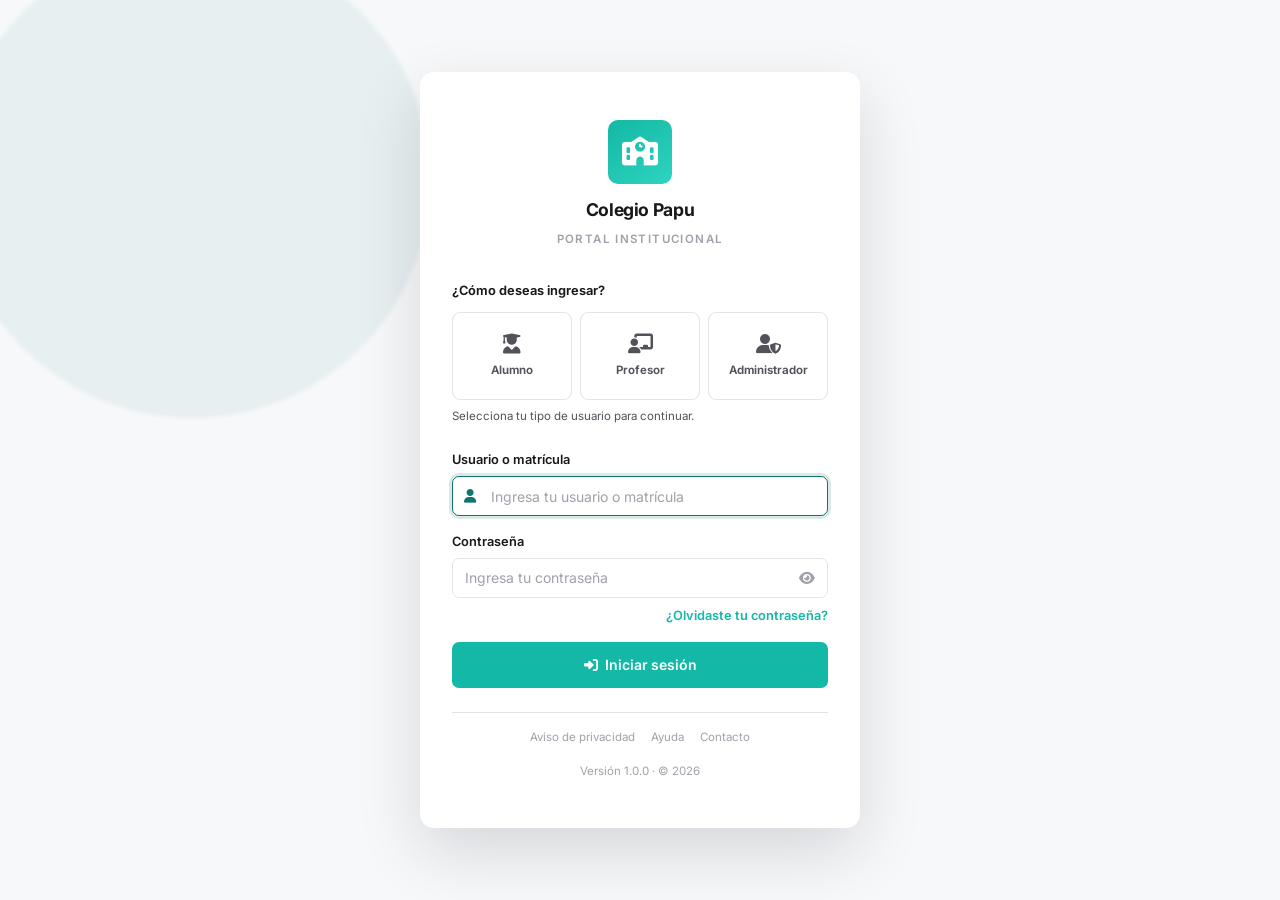
<file: index.html>
<!DOCTYPE html>
<html lang="es">
<head>
  <meta charset="UTF-8" />
  <meta name="viewport" content="width=device-width, initial-scale=1.0" />
  <title>Iniciar sesión · Sistema Escolar</title>
  <link rel="preconnect" href="https://fonts.googleapis.com">
  <link href="https://fonts.googleapis.com/css2?family=Inter:wght@300;400;500;600;700;800&display=swap" rel="stylesheet">
  <link rel="stylesheet" href="https://cdnjs.cloudflare.com/ajax/libs/font-awesome/6.5.0/css/all.min.css">
  <link rel="stylesheet" href="css/tokens.css">
  <link rel="stylesheet" href="css/base.css">
  <link rel="stylesheet" href="css/components.css">
  <link rel="stylesheet" href="css/system-redesign.css">
  <link rel="stylesheet" href="css/print.css" media="print">
  <style>
    body {
      display: grid;
      place-items: center;
      background: var(--bg-app);
      padding: var(--sp-4);
      min-height: 100vh;
      position: relative;
      overflow-x: hidden;
      overflow-y: auto;
    }
    body::before {
      content: '';
      position: absolute;
      inset: 0;
      background-image: radial-gradient(circle at 15% 20%, color-mix(in srgb, var(--c-brand-500) 7%, transparent) 0 18%, transparent 18.5%);
      pointer-events: none;
    }
    .login-shell {
      width: min(440px, 100%);
      background: var(--bg-surface);
      border-radius: var(--r-xl);
      box-shadow: var(--sh-xl);
      padding: var(--sp-8) var(--sp-6);
      position: relative;
      z-index: 1;
      animation: enter .5s var(--t-base);
    }
    @keyframes enter {
      from { opacity: 0; transform: translateY(20px); }
      to   { opacity: 1; transform: none; }
    }
    .login-logo {
      display: flex; flex-direction: column; align-items: center;
      gap: var(--sp-3);
      margin-bottom: var(--sp-6);
    }
    .login-logo .logo-circle {
      width: 64px; height: 64px;
      border-radius: var(--r-lg);
      background: var(--c-brand-500);
      display: grid; place-items: center;
      color: #fff; font-size: 1.8rem;
      box-shadow: none;
    }
    .login-logo h1 {
      font-size: var(--fs-lg);
      color: var(--text-primary);
      font-weight: 700;
      letter-spacing: -.02em;
      text-align: center;
    }
    .login-logo p {
      font-size: var(--fs-xs);
      color: var(--text-muted);
      text-transform: uppercase;
      letter-spacing: .12em;
      font-weight: 600;
      margin-top: -4px;
    }

    .login-msg {
      padding: 10px var(--sp-3);
      border-radius: var(--r-md);
      background: var(--c-danger-bg);
      color: var(--c-danger-fg);
      font-size: var(--fs-sm); font-weight: 500;
      display: none; align-items: center; gap: var(--sp-2);
      margin-bottom: var(--sp-4);
      border-left: 3px solid var(--c-danger);
    }
    .login-msg.show { display: flex; animation: shake .4s; }
    @keyframes shake {
      0%,100% { transform: translateX(0); }
      25% { transform: translateX(-5px); }
      75% { transform: translateX(5px); }
    }

    .pwd-toggle {
      position: absolute; right: 4px; top: 50%;
      transform: translateY(-50%);
      width: 34px; height: 34px; border-radius: var(--r-md);
      display: grid; place-items: center;
      color: var(--text-muted);
      transition: all var(--t-fast);
      cursor: pointer;
    }
    .pwd-toggle:hover { background: var(--bg-hover); color: var(--c-brand-500); }
    .pwd-wrap { position: relative; }
    .pwd-wrap .input { padding-right: 44px; }

    .login-extra {
      display: flex; justify-content: flex-end;
      margin-top: -8px;
      margin-bottom: var(--sp-4);
    }
    .forgot {
      color: var(--c-brand-500);
      font-weight: 600;
      font-size: var(--fs-sm);
      background: none; border: none; cursor: pointer;
      transition: color var(--t-fast);
    }
    .forgot:hover { color: var(--c-brand-600); text-decoration: underline; }

    .login-footer-links {
      margin-top: var(--sp-5);
      padding-top: var(--sp-4);
      border-top: 1px solid var(--border);
      display: flex; justify-content: center; gap: var(--sp-4);
      font-size: var(--fs-xs);
    }
    .login-footer-links a {
      color: var(--text-muted);
      cursor: pointer;
      transition: color var(--t-fast);
    }
    .login-footer-links a:hover { color: var(--c-brand-500); }

    .login-version {
      text-align: center;
      margin-top: var(--sp-4);
      color: var(--text-muted);
      font-size: var(--fs-xs);
    }

    body[data-login-theme="verde-claro"] { --login-accent:#14b8a6; --login-accent-2:#2dd4bf; }
    body[data-login-theme="azul-oscuro"] { --login-accent:#1d4ed8; --login-accent-2:#0f172a; background:#0b1220; }
    body[data-login-theme="azul-oscuro"]::before { background-image:radial-gradient(circle at 15% 20%,rgba(59,130,246,.16) 0 18%,transparent 18.5%); }
    body[data-login-theme="azul-oscuro"] .login-shell { border:1px solid rgba(148,163,184,.22); box-shadow:0 24px 70px rgba(0,0,0,.38); }
    body[data-login-theme] .login-logo .logo-circle { background:linear-gradient(145deg,var(--login-accent),var(--login-accent-2)); }
    body[data-login-theme] .btn-primary { background:var(--login-accent); border-color:var(--login-accent); }
    body[data-login-theme] .forgot, body[data-login-theme] .login-footer-links a:hover { color:var(--login-accent); }

    /* Selector de acceso: alumno, profesor o administrador */
    .login-role-selector { border: 0; min-width: 0; margin-bottom: var(--sp-5); }
    .login-role-selector legend {
      font-size: var(--fs-sm); font-weight: 650; color: var(--text-primary);
      margin-bottom: var(--sp-3);
    }
    .login-role-options { display: grid; grid-template-columns: repeat(3, minmax(0, 1fr)); gap: var(--sp-2); }
    .login-role-option { position: relative; display: block; min-width: 0; cursor: pointer; }
    .login-role-option input { position: absolute; width: 1px; height: 1px; opacity: 0; }
    .login-role-content {
      min-height: 88px; display: flex; flex-direction: column; align-items: center; justify-content: center;
      gap: 8px; padding: 12px 5px; border: 1.5px solid var(--border);
      border-radius: var(--r-md); background: var(--bg-surface);
      color: var(--text-secondary); text-align: center; font-size: var(--fs-xs);
      font-weight: 650; transition: background-color .2s ease, border-color .2s ease, color .2s ease;
    }
    .login-role-content i { font-size: 1.25rem; }
    .login-role-option:hover .login-role-content { border-color: var(--c-brand-500); background: var(--bg-hover); }
    .login-role-option input:checked + .login-role-content {
      border-color: var(--c-brand-500); color: var(--c-brand-700);
      background: var(--c-brand-100); box-shadow: var(--sh-focus);
    }
    .login-role-option input:focus-visible + .login-role-content {
      outline: 2px solid var(--c-brand-500); outline-offset: 3px;
    }
    .login-role-hint {
      margin-top: var(--sp-2); color: var(--text-secondary);
      font-size: var(--fs-xs); min-height: 1.4em;
    }
    @media (max-width: 380px) {
      .login-shell { padding: var(--sp-6) var(--sp-4); }
      .login-role-content { min-height: 78px; padding: 10px 2px; font-size: .68rem; }
    }
  </style>
</head>
<body>

  <div class="login-shell" role="main">
    <div class="login-logo">
      <div class="logo-circle"><i class="fas fa-school"></i></div>
      <h1 id="loginInstName">Sistema Escolar</h1>
      <p>Portal institucional</p>
    </div>

    <form id="loginForm" novalidate autocomplete="off">
      <div class="login-msg" id="loginMsg" role="alert">
        <i class="fas fa-circle-exclamation"></i>
        <span id="loginMsgText"></span>
      </div>

      <fieldset class="login-role-selector" aria-describedby="loginRoleHint">
        <legend>¿Cómo deseas ingresar?</legend>
        <div class="login-role-options">
          <label class="login-role-option">
            <input type="radio" name="rol" value="alumno" required>
            <span class="login-role-content"><i class="fas fa-user-graduate" aria-hidden="true"></i>Alumno</span>
          </label>
          <label class="login-role-option">
            <input type="radio" name="rol" value="profesor">
            <span class="login-role-content"><i class="fas fa-chalkboard-user" aria-hidden="true"></i>Profesor</span>
          </label>
          <label class="login-role-option">
            <input type="radio" name="rol" value="admin">
            <span class="login-role-content"><i class="fas fa-user-shield" aria-hidden="true"></i>Administrador</span>
          </label>
        </div>
        <p class="login-role-hint" id="loginRoleHint" aria-live="polite">Selecciona tu tipo de usuario para continuar.</p>
      </fieldset>

      <div class="field">
        <label for="usuario">Usuario o matrícula</label>
        <div class="input-icon">
          <i class="fas fa-user"></i>
          <input type="text" class="input" id="usuario" name="usuario"
                 placeholder="Ingresa tu usuario o matrícula"
                 autocomplete="off" spellcheck="false" required autofocus>
        </div>
      </div>

      <div class="field">
        <label for="password">Contraseña</label>
        <div class="pwd-wrap">
          <input type="password" class="input" id="password" name="password"
                 placeholder="Ingresa tu contraseña"
                 autocomplete="new-password" required>
          <button type="button" class="pwd-toggle" id="pwdToggle"
                  aria-label="Mostrar contraseña" title="Mostrar contraseña">
            <i class="fas fa-eye"></i>
          </button>
        </div>
      </div>

      <div class="login-extra">
        <button type="button" class="forgot" id="forgotBtn">¿Olvidaste tu contraseña?</button>
      </div>

      <button type="submit" class="btn btn-primary btn-lg" id="submitBtn" style="width:100%">
        <i class="fas fa-right-to-bracket"></i>
        <span>Iniciar sesión</span>
      </button>
    </form>

    <div class="login-footer-links">
      <a id="privacyLink">Aviso de privacidad</a>
      <a id="helpLink">Ayuda</a>
      <a id="contactLink">Contacto</a>
    </div>

    <div class="login-version">Versión 1.0.0 · © 2026</div>
  </div>

  <script type="module" src="js/pages/login.js"></script>
</body>
</html>
</file>
<file: css/tokens.css>
:root {
  /* Sistema visual: neutral + teal institucional */
  --c-brand-900:#18181b; --c-brand-800:#27272a; --c-brand-700:#115e59;
  --c-brand-600:#0f766e; --c-brand-500:#0f766e; --c-brand-400:#14b8a6;
  --c-brand-300:#5eead4; --c-brand-200:#99f6e4; --c-brand-100:#ccfbf1;
  --c-accent-700:#115e59; --c-accent-600:#0f766e; --c-accent-500:#14b8a6;
  --c-accent-400:#2dd4bf; --c-accent-300:#5eead4; --c-accent-200:#99f6e4; --c-accent-100:#ccfbf1;

  --c-success:#15803d; --c-success-hover:#166534; --c-success-bg:#dcfce7; --c-success-fg:#166534;
  --c-danger:#dc2626; --c-danger-hover:#b91c1c; --c-danger-bg:#fee2e2; --c-danger-fg:#991b1b;
  --c-warning:#d97706; --c-warning-hover:#b45309; --c-warning-bg:#fef3c7; --c-warning-fg:#92400e;
  --c-info:#0369a1; --c-info-bg:#e0f2fe; --c-info-fg:#075985;

  --bg-app:#f7f8fa; --bg-surface:#ffffff; --bg-muted:#f4f4f5; --bg-hover:#f0f1f2; --bg-elevated:#ffffff;
  --bg-sidebar:#ffffff; --bg-sidebar-hover:#f4f4f5; --bg-sidebar-active:#f0fdfa;
  --border:#e4e4e7; --border-strong:#d4d4d8;
  --text-primary:#18181b; --text-secondary:#52525b; --text-muted:#a1a1aa; --text-inverse:#ffffff;
  --text-sidebar:#52525b; --text-sidebar-active:#0f766e;

  --r-xs:4px; --r-sm:6px; --r-md:8px; --r-lg:10px; --r-xl:14px; --r-full:9999px;
  --sh-xs:0 1px 2px rgba(24,24,27,.04); --sh-sm:0 2px 8px rgba(24,24,27,.05);
  --sh-md:0 8px 24px rgba(24,24,27,.07); --sh-lg:0 16px 40px rgba(24,24,27,.10); --sh-xl:0 24px 64px rgba(24,24,27,.14);
  --sh-focus:0 0 0 3px rgba(15,118,110,.16);

  --sp-1:4px; --sp-2:8px; --sp-3:12px; --sp-4:16px; --sp-5:24px; --sp-6:32px; --sp-8:48px;
  --ff:'Inter',system-ui,-apple-system,sans-serif;
  --fs-xs:.72rem; --fs-sm:.8rem; --fs-base:.875rem; --fs-md:.95rem; --fs-lg:1.1rem; --fs-xl:1.35rem; --fs-2xl:1.7rem; --fs-3xl:2.2rem;
  --t-fast:.15s ease; --t-base:.22s ease;
  --header-h:64px; --breadcrumb-h:40px; --sidebar-w:255px;

  /* aliases usados por system-redesign y páginas existentes */
  --primary:var(--c-brand-500); --primary-hover:var(--c-brand-600); --primary-soft:#f0fdfa; --primary-light:#ccfbf1;
  --blue:var(--c-brand-500); --blue-hover:var(--c-brand-600);
  --bg:var(--bg-app); --surface:var(--bg-surface); --surface-soft:var(--bg-muted);
  --text:var(--text-primary); --text-soft:var(--text-secondary);
  --success:var(--c-success); --warning:var(--c-warning); --danger:var(--c-danger);
  --sidebar-width:var(--sidebar-w); --sidebar-collapsed:76px; --header-height:var(--header-h); --shadow:var(--sh-sm);
}

[data-theme="dark"] {
  --bg-app:#111315; --bg-surface:#181a1d; --bg-muted:#202327; --bg-hover:#262a2e; --bg-elevated:#202327;
  --bg-sidebar:#151719; --bg-sidebar-hover:#202427; --bg-sidebar-active:#15312e;
  --border:#2b2f33; --border-strong:#3a3f44;
  --text-primary:#f4f4f5; --text-secondary:#a1a1aa; --text-muted:#71717a; --text-inverse:#ffffff;
  --text-sidebar:#a1a1aa; --text-sidebar-active:#5eead4;
  --c-brand-900:#f4f4f5; --c-brand-800:#e4e4e7; --c-brand-700:#5eead4; --c-brand-600:#2dd4bf; --c-brand-500:#2dd4bf;
  --c-brand-100:#15312e; --c-brand-200:#1b4540;
  --c-success-bg:#15351f; --c-success-fg:#86efac; --c-danger-bg:#3f1d1d; --c-danger-fg:#fca5a5;
  --c-warning-bg:#3b2a12; --c-warning-fg:#fcd34d; --c-info-bg:#102f40; --c-info-fg:#7dd3fc;
  --primary-soft:#15312e; --primary-light:#1b4540;
  --sh-xs:0 1px 2px rgba(0,0,0,.2); --sh-sm:0 2px 10px rgba(0,0,0,.22); --sh-md:0 10px 28px rgba(0,0,0,.28);
  --sh-lg:0 18px 44px rgba(0,0,0,.34); --sh-xl:0 28px 70px rgba(0,0,0,.42);
}
[data-theme="dark"] body,[data-theme="dark"] input,[data-theme="dark"] select,[data-theme="dark"] textarea{color-scheme:dark}

/* Acento personal del usuario: verde institucional (default) o azul marino. */
[data-accent="navy"] {
  --c-brand-700:#1e3a5f; --c-brand-600:#1e4f7a; --c-brand-500:#2563a6; --c-brand-400:#3b82c4;
  --c-brand-300:#7db7df; --c-brand-200:#bfdbef; --c-brand-100:#e6f1f8;
  --c-accent-700:#1e3a5f; --c-accent-600:#1e4f7a; --c-accent-500:#2563a6; --c-accent-400:#3b82c4;
  --c-accent-300:#7db7df; --c-accent-200:#bfdbef; --c-accent-100:#e6f1f8;
  --bg-sidebar-active:#edf5fb; --text-sidebar-active:#1e4f7a;
  --primary-soft:#edf5fb; --primary-light:#d8eaf6; --sh-focus:0 0 0 3px rgba(37,99,166,.18);
}
[data-theme="dark"][data-accent="navy"] {
  --c-brand-700:#93c5e8; --c-brand-600:#60a5d8; --c-brand-500:#4b9bd1; --c-brand-400:#71b6e2;
  --c-brand-300:#93c5e8; --c-brand-200:#234b68; --c-brand-100:#172d3d;
  --c-accent-700:#93c5e8; --c-accent-600:#60a5d8; --c-accent-500:#4b9bd1; --c-accent-400:#71b6e2;
  --bg-sidebar-active:#172d3d; --text-sidebar-active:#93c5e8; --primary-soft:#172d3d; --primary-light:#234b68;
}
</file>
<file: css/base.css>
*, *::before, *::after { box-sizing: border-box; margin: 0; padding: 0; }
html { -webkit-text-size-adjust: 100%; scroll-behavior: smooth; }

body {
  font-family: var(--ff);
  font-size: var(--fs-base);
  line-height: 1.55;
  color: var(--text-primary);
  background: var(--bg-app);
  min-height: 100vh;
  -webkit-font-smoothing: antialiased;
  -moz-osx-font-smoothing: grayscale;
  transition: background-color .3s ease, color .3s ease;
}
* { transition: background-color .2s ease, border-color .2s ease; }

a { color: inherit; text-decoration: none; }
button { font: inherit; cursor: pointer; border: none; background: none; color: inherit; }
input, select, textarea { font: inherit; color: inherit; }
img, svg { display: block; max-width: 100%; }
ul, ol { list-style: none; }
table { border-collapse: collapse; width: 100%; }

:focus-visible { outline: 2px solid var(--c-brand-500); outline-offset: 2px; border-radius: var(--r-sm); }
:focus:not(:focus-visible) { outline: none; }

::-webkit-scrollbar { width: 10px; height: 10px; }
::-webkit-scrollbar-track { background: transparent; }
::-webkit-scrollbar-thumb { background: var(--border-strong); border-radius: var(--r-full); border: 2px solid var(--bg-app); }
::-webkit-scrollbar-thumb:hover { background: var(--text-muted); }

::selection { background: var(--c-brand-500); color: #fff; }

@media (prefers-reduced-motion: reduce) {
  *, *::before, *::after {
    animation-duration: .01ms !important;
    animation-iteration-count: 1 !important;
    transition-duration: .01ms !important;
  }
}

.hidden { display: none !important; }
.sr-only { position: absolute; width: 1px; height: 1px; padding: 0; margin: -1px; overflow: hidden; clip: rect(0,0,0,0); white-space: nowrap; border: 0; }
</file>
<file: css/components.css>
/* ============================================================
   BOTONES — Dinámicos con gradiente azul→turquesa y ripple
   ============================================================ */
.btn {
  display: inline-flex; align-items: center; justify-content: center;
  gap: var(--sp-2);
  padding: 0 var(--sp-4);
  height: 40px;
  border-radius: var(--r-md);
  font-size: var(--fs-sm);
  font-weight: 600;
  letter-spacing: -.01em;
  white-space: nowrap;
  position: relative;
  overflow: hidden;
  user-select: none;
  transition: transform var(--t-fast), box-shadow var(--t-fast),
              background var(--t-fast), color var(--t-fast),
              border-color var(--t-fast);
}
.btn:disabled, .btn[aria-disabled="true"] { opacity: .5; cursor: not-allowed; transform: none !important; }
.btn i { font-size: 1em; position: relative; z-index: 2; }
.btn span { position: relative; z-index: 2; }

.btn::before {
  content: '';
  position: absolute;
  top: 50%; left: 50%;
  width: 0; height: 0;
  background: rgba(255,255,255,.35);
  border-radius: 50%;
  transform: translate(-50%, -50%);
  transition: width .5s ease, height .5s ease, opacity .5s ease;
  opacity: 0;
  z-index: 1;
}
.btn.ripple::before { width: 300px; height: 300px; opacity: 1; transition: 0s; }

.btn-primary {
  background: linear-gradient(135deg, var(--c-brand-500), var(--c-accent-500));
  color: #fff;
  border: none;
  box-shadow: 0 3px 10px rgba(37,99,235,.25);
  background-size: 200% 200%;
  background-position: 0% 50%;
}
.btn-primary:hover:not(:disabled) {
  background-position: 100% 50%;
  box-shadow: 0 6px 20px rgba(37,99,235,.35), 0 2px 8px rgba(20,184,166,.25);
  transform: translateY(-2px);
}
.btn-primary:active:not(:disabled) { transform: translateY(0) scale(.97); box-shadow: 0 2px 6px rgba(37,99,235,.3); }

.btn-accent {
  background: linear-gradient(135deg, var(--c-accent-500), var(--c-brand-500));
  color: #fff;
  box-shadow: 0 3px 10px rgba(20,184,166,.25);
  background-size: 200% 200%;
  background-position: 0% 50%;
}
.btn-accent:hover:not(:disabled) {
  background-position: 100% 50%;
  box-shadow: 0 6px 20px rgba(20,184,166,.4);
  transform: translateY(-2px);
}
.btn-accent:active:not(:disabled) { transform: translateY(0) scale(.97); }

.btn-secondary {
  background: var(--bg-surface);
  color: var(--text-primary);
  border: 1.5px solid var(--border-strong);
}
.btn-secondary:hover:not(:disabled) {
  background: var(--bg-hover);
  border-color: var(--c-brand-500);
  color: var(--c-brand-500);
  transform: translateY(-2px);
  box-shadow: var(--sh-sm);
}
.btn-secondary:active:not(:disabled) { transform: translateY(0) scale(.97); }

.btn-ghost {
  background: transparent;
  color: var(--text-secondary);
  border: 1.5px solid transparent;
}
.btn-ghost:hover:not(:disabled) { background: var(--bg-hover); color: var(--c-brand-500); transform: translateY(-1px); }

.btn-danger {
  background: linear-gradient(135deg, #ef4444, #dc2626);
  color: #fff;
  box-shadow: 0 3px 10px rgba(220,38,38,.25);
}
.btn-danger:hover:not(:disabled) {
  background: linear-gradient(135deg, #dc2626, #b91c1c);
  box-shadow: 0 6px 20px rgba(220,38,38,.4);
  transform: translateY(-2px);
}

.btn-success {
  background: linear-gradient(135deg, #10b981, #059669);
  color: #fff;
  box-shadow: 0 3px 10px rgba(16,185,129,.25);
}
.btn-success:hover:not(:disabled) {
  box-shadow: 0 6px 20px rgba(16,185,129,.4);
  transform: translateY(-2px);
}

.btn-icon {
  width: 34px; height: 34px; padding: 0;
  border-radius: var(--r-md);
  color: var(--text-secondary);
  display: inline-flex; align-items: center; justify-content: center;
  transition: all var(--t-fast);
}
.btn-icon:hover:not(:disabled) {
  background: var(--bg-hover);
  color: var(--c-brand-500);
  transform: scale(1.1);
}
.btn-icon:active:not(:disabled) { transform: scale(.92); }
.btn-icon.danger:hover { background: var(--c-danger-bg); color: var(--c-danger); }
.btn-icon.success:hover { background: var(--c-success-bg); color: var(--c-success); }

.btn-sm { height: 32px; padding: 0 var(--sp-3); font-size: var(--fs-xs); }
.btn-lg { height: 46px; padding: 0 var(--sp-5); font-size: var(--fs-base); }

.btn.is-loading { pointer-events: none; opacity: .8; }
.btn.is-loading::after {
  content: ''; width: 14px; height: 14px;
  border: 2px solid currentColor; border-top-color: transparent;
  border-radius: 50%; animation: spin .7s linear infinite;
  margin-left: 4px; z-index: 2;
}
@keyframes spin { to { transform: rotate(360deg); } }

/* ============================================================
   INPUTS
   ============================================================ */
.field { display: flex; flex-direction: column; gap: 6px; margin-bottom: var(--sp-4); }
.field label { font-size: var(--fs-sm); font-weight: 600; color: var(--text-primary); }
.field label .req { color: var(--c-danger); margin-left: 2px; }

.input, .select, .textarea {
  width: 100%; height: 40px; padding: 0 var(--sp-3);
  border: 1px solid var(--border-strong);
  border-radius: var(--r-md);
  background: var(--bg-surface);
  color: var(--text-primary);
  font-size: var(--fs-base);
  transition: border-color var(--t-fast), box-shadow var(--t-fast);
}
.textarea { height: auto; min-height: 88px; padding: var(--sp-3); resize: vertical; }
.input::placeholder, .textarea::placeholder { color: var(--text-muted); }
.input:hover, .select:hover, .textarea:hover { border-color: var(--text-muted); }
.input:focus, .select:focus, .textarea:focus {
  outline: none; border-color: var(--c-brand-500); box-shadow: var(--sh-focus);
}
.input:disabled, .select:disabled, .textarea:disabled { background: var(--bg-muted); color: var(--text-muted); cursor: not-allowed; }

.field.has-error .input,
.field.has-error .select,
.field.has-error .textarea { border-color: var(--c-danger); box-shadow: 0 0 0 3px rgba(220,38,38,.14); }
.field-error { font-size: var(--fs-xs); color: var(--c-danger-fg); font-weight: 500; display: flex; align-items: center; gap: 4px; }
.field-hint { font-size: var(--fs-xs); color: var(--text-muted); }

.input-icon { position: relative; }
.input-icon i { position: absolute; left: var(--sp-3); top: 50%; transform: translateY(-50%); color: var(--text-muted); pointer-events: none; }
.input-icon .input { padding-left: 38px; }
.input-icon:focus-within i { color: var(--c-brand-500); }

/* ============================================================
   CARDS
   ============================================================ */
.card { background: var(--bg-surface); border: 1px solid var(--border); border-radius: var(--r-lg); padding: var(--sp-5); box-shadow: var(--sh-xs); }
.card-header { display: flex; justify-content: space-between; align-items: center; margin-bottom: var(--sp-4); gap: var(--sp-3); }
.card-title { font-size: var(--fs-md); font-weight: 700; color: var(--c-brand-900); display: flex; align-items: center; gap: var(--sp-2); }
.card-title i { color: var(--c-brand-500); }

/* ============================================================
   BADGES
   ============================================================ */
.badge {
  display: inline-flex; align-items: center; gap: 4px;
  padding: 2px 8px; border-radius: var(--r-sm);
  font-size: var(--fs-xs); font-weight: 600;
  letter-spacing: .02em; text-transform: uppercase; line-height: 1.7;
}
.badge i { font-size: .85em; }
.badge-success { background: var(--c-success-bg); color: var(--c-success-fg); }
.badge-danger  { background: var(--c-danger-bg);  color: var(--c-danger-fg); }
.badge-warning { background: var(--c-warning-bg); color: var(--c-warning-fg); }
.badge-info    { background: var(--c-info-bg);    color: var(--c-info-fg); }
.badge-neutral { background: var(--bg-hover);     color: var(--text-secondary); }

/* ============================================================
   TABLAS
   ============================================================ */
.table-wrap { background: var(--bg-surface); border: 1px solid var(--border); border-radius: var(--r-lg); overflow: hidden; box-shadow: var(--sh-xs); }
.table-toolbar { padding: var(--sp-3) var(--sp-4); display: flex; flex-wrap: wrap; gap: var(--sp-3); align-items: center; background: var(--bg-muted); border-bottom: 1px solid var(--border); }
.table-scroll { overflow-x: auto; }
.table { font-size: var(--fs-base); }
.table thead th { background: var(--bg-muted); color: var(--text-secondary); font-weight: 600; font-size: var(--fs-xs); text-transform: uppercase; letter-spacing: .04em; padding: var(--sp-3) var(--sp-4); text-align: left; border-bottom: 1px solid var(--border); white-space: nowrap; user-select: none; }
.table thead th.sortable { cursor: pointer; }
.table thead th.sortable:hover { background: var(--bg-hover); color: var(--c-brand-500); }
.table thead th .sort-icon { margin-left: 4px; opacity: .4; font-size: .7em; }
.table thead th.sorted-asc .sort-icon,
.table thead th.sorted-desc .sort-icon { opacity: 1; color: var(--c-brand-500); }
.table tbody tr { transition: background var(--t-fast); border-bottom: 1px solid var(--border); }
.table tbody tr:last-child { border-bottom: none; }
.table tbody tr:hover { background: var(--bg-muted); }
.table tbody td { padding: var(--sp-3) var(--sp-4); vertical-align: middle; }
.table-actions { display: flex; gap: 2px; justify-content: flex-end; }

.skeleton-row td { padding: var(--sp-3) var(--sp-4); }
.skeleton { height: 12px; background: linear-gradient(90deg, var(--bg-hover) 0%, var(--border-strong) 50%, var(--bg-hover) 100%); background-size: 200% 100%; border-radius: var(--r-sm); animation: shimmer 1.4s infinite; }
@keyframes shimmer { 0% { background-position: 200% 0; } 100% { background-position: -200% 0; } }

.pagination { display: flex; align-items: center; justify-content: space-between; gap: var(--sp-3); padding: var(--sp-3) var(--sp-4); background: var(--bg-muted); border-top: 1px solid var(--border); flex-wrap: wrap; }
.pagination-info { font-size: var(--fs-sm); color: var(--text-secondary); }
.pager { display: flex; gap: 2px; }
.pager button { min-width: 32px; height: 32px; padding: 0 var(--sp-2); border-radius: var(--r-md); font-size: var(--fs-sm); font-weight: 600; color: var(--text-secondary); transition: all var(--t-fast); }
.pager button:hover:not(:disabled):not(.active) { background: var(--bg-hover); color: var(--c-brand-500); }
.pager button.active { background: var(--c-brand-500); color: #fff; }
.pager button:disabled { opacity: .35; cursor: not-allowed; }

.empty { padding: var(--sp-8) var(--sp-5); text-align: center; color: var(--text-muted); }
.empty i { font-size: 2.4rem; opacity: .35; margin-bottom: var(--sp-3); }
.empty h4 { font-size: var(--fs-md); color: var(--text-secondary); margin-bottom: var(--sp-1); }
.empty p { font-size: var(--fs-sm); margin-bottom: var(--sp-4); }

/* ============================================================
   MODAL
   ============================================================ */
.modal-overlay { position: fixed; inset: 0; z-index: 1000; display: none; align-items: center; justify-content: center; padding: var(--sp-4); background: rgba(10,37,64,.55); animation: fadeIn var(--t-fast) ease; }
.modal-overlay.open { display: flex; }
@keyframes fadeIn { from { opacity: 0; } to { opacity: 1; } }
.modal { background: var(--bg-surface); border-radius: var(--r-xl); box-shadow: var(--sh-xl); width: 100%; max-width: 560px; max-height: 90vh; overflow: hidden; display: flex; flex-direction: column; animation: modalIn var(--t-base); }
@keyframes modalIn { from { opacity: 0; transform: translateY(16px) scale(.98); } to { opacity: 1; transform: translateY(0) scale(1); } }
.modal-lg { max-width: 800px; }
.modal-header { padding: var(--sp-4) var(--sp-5); display: flex; align-items: center; justify-content: space-between; border-bottom: 1px solid var(--border); }
.modal-header h2 { font-size: var(--fs-lg); font-weight: 700; color: var(--c-brand-900); display: flex; align-items: center; gap: var(--sp-2); }
.modal-close { width: 32px; height: 32px; display: inline-flex; align-items: center; justify-content: center; border-radius: var(--r-md); color: var(--text-secondary); transition: all var(--t-fast); font-size: 1.1rem; }
.modal-close:hover { background: var(--bg-hover); color: var(--c-danger); }
.modal-body { padding: var(--sp-5); overflow-y: auto; flex: 1; }
.modal-footer { padding: var(--sp-3) var(--sp-5); display: flex; gap: var(--sp-2); justify-content: flex-end; border-top: 1px solid var(--border); background: var(--bg-muted); }

/* ============================================================
   TOASTS
   ============================================================ */
.toast-container { position: fixed; bottom: var(--sp-5); right: var(--sp-5); z-index: 2000; display: flex; flex-direction: column; gap: var(--sp-2); max-width: 380px; pointer-events: none; }
.toast { background: var(--bg-surface); border-radius: var(--r-md); box-shadow: var(--sh-lg); padding: var(--sp-3) var(--sp-4); display: flex; align-items: center; gap: var(--sp-3); font-size: var(--fs-sm); border-left: 4px solid var(--c-brand-500); pointer-events: auto; animation: toastIn var(--t-base); min-width: 280px; }
.toast.leaving { animation: toastOut var(--t-fast) forwards; }
@keyframes toastIn { from { opacity: 0; transform: translateX(40px); } to { opacity: 1; transform: translateX(0); } }
@keyframes toastOut { to { opacity: 0; transform: translateX(40px); } }
.toast i { font-size: 1.15rem; flex-shrink: 0; }
.toast.success { border-left-color: var(--c-success); }
.toast.success i { color: var(--c-success); }
.toast.error { border-left-color: var(--c-danger); }
.toast.error i { color: var(--c-danger); }
.toast.warning { border-left-color: var(--c-warning); }
.toast.warning i { color: var(--c-warning); }
.toast.info { border-left-color: var(--c-info); }
.toast.info i { color: var(--c-info); }

/* ============================================================
   DROPDOWN
   ============================================================ */
.dropdown { position: relative; }
.dropdown-menu { position: absolute; top: calc(100% + 6px); right: 0; min-width: 200px; background: var(--bg-surface); border: 1px solid var(--border); border-radius: var(--r-md); box-shadow: var(--sh-lg); padding: var(--sp-1); display: none; flex-direction: column; z-index: 300; animation: dropdownIn var(--t-fast); }
.dropdown-menu.open { display: flex; }
@keyframes dropdownIn { from { opacity: 0; transform: translateY(-4px); } to { opacity: 1; transform: translateY(0); } }
.dropdown-item { display: flex; align-items: center; gap: var(--sp-2); padding: 8px var(--sp-3); border-radius: var(--r-sm); font-size: var(--fs-sm); color: var(--text-primary); transition: background var(--t-fast), color var(--t-fast); cursor: pointer; text-align: left; width: 100%; }
.dropdown-item:hover { background: var(--bg-hover); color: var(--c-brand-500); }
.dropdown-item.danger:hover { background: var(--c-danger-bg); color: var(--c-danger-fg); }
.dropdown-divider { height: 1px; background: var(--border); margin: var(--sp-1) 0; }

/* ============================================================
   STAT CARDS
   ============================================================ */
.stats-grid { display: grid; grid-template-columns: repeat(auto-fit, minmax(180px, 1fr)); gap: var(--sp-3); margin-bottom: var(--sp-5); }
.stat-card { background: var(--bg-surface); border: 1px solid var(--border); border-radius: var(--r-lg); padding: var(--sp-4); display: flex; align-items: center; gap: var(--sp-3); box-shadow: var(--sh-xs); transition: box-shadow var(--t-base); position: relative; overflow: hidden; }
.stat-card::before { content: ''; position: absolute; left: 0; top: 0; bottom: 0; width: 4px; background: linear-gradient(180deg, var(--c-brand-500), var(--c-accent-500)); }
.stat-card:hover { box-shadow: var(--sh-md); }
.stat-card.success::before { background: var(--c-success); }
.stat-card.warning::before { background: var(--c-warning); }
.stat-card.danger::before { background: var(--c-danger); }
.stat-icon { width: 42px; height: 42px; display: flex; align-items: center; justify-content: center; border-radius: var(--r-md); background: rgba(37,99,235,.1); color: var(--c-brand-500); font-size: 1.25rem; flex-shrink: 0; }
.stat-card.success .stat-icon { background: rgba(16,185,129,.1); color: var(--c-success); }
.stat-card.warning .stat-icon { background: rgba(217,119,6,.1); color: var(--c-warning); }
.stat-card.danger .stat-icon { background: rgba(220,38,38,.1); color: var(--c-danger); }
.stat-value { font-size: var(--fs-2xl); font-weight: 800; color: var(--c-brand-900); line-height: 1.1; }
.stat-label { font-size: var(--fs-xs); color: var(--text-secondary); font-weight: 500; margin-top: 2px; text-transform: uppercase; letter-spacing: .04em; }

/* ============================================================
   SKELETON BLOCK
   ============================================================ */
.skeleton-block { background: linear-gradient(90deg, var(--bg-hover) 0%, var(--border-strong) 50%, var(--bg-hover) 100%); background-size: 200% 100%; animation: shimmer 1.4s infinite; border-radius: var(--r-md); }

/* ============================================================
   LIST ITEMS
   ============================================================ */
.list-item { display: flex; align-items: flex-start; gap: var(--sp-3); padding: var(--sp-3) var(--sp-4); border-radius: var(--r-md); transition: background var(--t-fast); border-left: 3px solid var(--c-brand-500); background: var(--bg-muted); margin-bottom: var(--sp-2); }
.list-item:hover { background: var(--bg-hover); }
.list-item-title { font-weight: 600; color: var(--c-brand-900); margin-bottom: 2px; font-size: var(--fs-base); }
.list-item-desc { font-size: var(--fs-sm); color: var(--text-secondary); }
.list-item-meta { font-size: var(--fs-xs); color: var(--text-muted); margin-top: 2px; }

.text-muted { color: var(--text-secondary); }

/* ============================================================
   LAYOUT: SIDEBAR + MAIN  — FIX DEFINITIVO DEL HUECO
   ============================================================ */

/* El layout ya NO es grid. El sidebar es fixed y el contenido
   reserva el espacio con margin-left. En móvil, margin 0. */
.app-layout {
  min-height: 100vh;
  width: 100%;
}

/* ---------- SIDEBAR ---------- */
.sidebar {
  background: var(--bg-sidebar);
  color: var(--text-sidebar);
  display: flex;
  flex-direction: column;
  position: fixed;
  top: 0; left: 0; bottom: 0;
  width: var(--sidebar-w);
  z-index: 100;
  overflow-y: auto;
  overflow-x: hidden;
  transition: transform var(--t-base);
}
.sidebar::-webkit-scrollbar { width: 4px; }
.sidebar::-webkit-scrollbar-thumb { background: rgba(255,255,255,.1); border-radius: 2px; }

.sidebar-brand { display: flex; align-items: center; gap: var(--sp-3); padding: var(--sp-4); border-bottom: 1px solid rgba(255,255,255,.06); flex-shrink: 0; }
.sidebar-brand .brand-icon { width: 36px; height: 36px; background: linear-gradient(135deg, rgba(37,99,235,.35), rgba(20,184,166,.35)); border-radius: var(--r-md); display: grid; place-items: center; color: var(--c-accent-300); font-size: 1.1rem; flex-shrink: 0; }
.sidebar-brand .brand-text { line-height: 1.15; overflow: hidden; }
.sidebar-brand strong { display: block; color: #fff; font-size: .95rem; font-weight: 700; white-space: nowrap; }
.sidebar-brand small { display: block; color: var(--c-brand-200); font-size: .68rem; text-transform: uppercase; letter-spacing: .06em; margin-top: 1px; }

.sidebar-nav { flex: 1; padding: var(--sp-3) 0 var(--sp-4); display: flex; flex-direction: column; gap: 2px; }
.sidebar-section { margin-top: var(--sp-2); padding: 0 var(--sp-4); }
.sidebar-section:first-child { margin-top: 0; }
.sidebar-section-title { font-size: .65rem; font-weight: 700; text-transform: uppercase; letter-spacing: .1em; color: rgba(184,203,220,.55); padding: var(--sp-3) var(--sp-2) 4px; }

.sidebar-link { display: flex; align-items: center; gap: var(--sp-3); padding: 8px var(--sp-3); margin: 0 var(--sp-3); border-radius: var(--r-md); font-size: var(--fs-sm); font-weight: 500; color: var(--text-sidebar); transition: all var(--t-fast); cursor: pointer; white-space: nowrap; }
.sidebar-link i { width: 18px; text-align: center; font-size: .95rem; flex-shrink: 0; opacity: .85; }
.sidebar-link:hover { background: var(--bg-sidebar-hover); color: #fff; }
.sidebar-link:hover i { opacity: 1; }
.sidebar-link.active { background: linear-gradient(90deg, rgba(37,99,235,.85), rgba(20,184,166,.85)); color: #fff; box-shadow: 0 2px 8px rgba(37,99,235,.4); }
.sidebar-link.active i { opacity: 1; }

.sidebar-footer { padding: var(--sp-3) var(--sp-4); border-top: 1px solid rgba(255,255,255,.06); flex-shrink: 0; }

/* ---------- MAIN AREA ---------- */
.app-main-area {
  display: flex;
  flex-direction: column;
  min-height: 100vh;
  margin-left: var(--sidebar-w);
  width: calc(100% - var(--sidebar-w));
  transition: margin-left var(--t-base), width var(--t-base);
}

/* ---------- HEADER ---------- */
.app-header { height: var(--header-h); background: var(--bg-surface); border-bottom: 1px solid var(--border); display: flex; align-items: center; gap: var(--sp-4); padding: 0 var(--sp-5); position: sticky; top: 0; z-index: 90; }
.app-header .header-title { font-size: var(--fs-md); font-weight: 700; color: var(--c-brand-900); white-space: nowrap; }
.app-header .app-search { flex: 1; max-width: 460px; display: flex; align-items: center; gap: var(--sp-2); background: var(--bg-muted); border: 1px solid var(--border); border-radius: var(--r-md); padding: 0 var(--sp-3); height: 36px; }
.app-search i { color: var(--text-muted); font-size: .85rem; }
.app-search input { flex: 1; background: none; border: none; outline: none; color: var(--text-primary); font-size: var(--fs-sm); }
.app-search:focus-within { border-color: var(--c-brand-500); background: var(--bg-surface); box-shadow: var(--sh-focus); }
.app-search input::placeholder { color: var(--text-muted); }
.header-actions { display: flex; align-items: center; gap: var(--sp-2); margin-left: auto; }

.period-selector { display: flex; align-items: center; gap: var(--sp-2); background: var(--bg-muted); border: 1px solid var(--border); border-radius: var(--r-md); padding: 2px var(--sp-2); height: 36px; font-size: var(--fs-xs); }
.period-selector label { color: var(--text-muted); font-weight: 600; text-transform: uppercase; letter-spacing: .04em; font-size: .65rem; }
.period-selector select { background: transparent; border: none; outline: none; font-size: var(--fs-sm); font-weight: 600; color: var(--text-primary); cursor: pointer; padding: 2px 4px; border-radius: var(--r-sm); }
.period-selector select:hover { background: var(--bg-hover); }

.header-icon-btn { width: 36px; height: 36px; border-radius: var(--r-md); display: grid; place-items: center; color: var(--text-secondary); font-size: .95rem; position: relative; transition: all var(--t-fast); }
.header-icon-btn:hover { background: var(--bg-hover); color: var(--c-brand-500); transform: scale(1.08); }
.header-icon-btn:active { transform: scale(.95); }
.header-icon-btn .dot { position: absolute; top: 7px; right: 7px; min-width: 16px; height: 16px; padding: 0 4px; border-radius: 8px; background: var(--c-danger); color: #fff; font-size: .6rem; font-weight: 700; display: grid; place-items: center; border: 2px solid var(--bg-surface); }

.user-chip { display: flex; align-items: center; gap: var(--sp-2); padding: 3px 10px 3px 3px; border-radius: var(--r-md); background: var(--bg-muted); border: 1px solid var(--border); cursor: pointer; transition: all var(--t-fast); }
.user-chip:hover { background: var(--bg-hover); border-color: var(--border-strong); }
.user-chip .avatar { width: 28px; height: 28px; border-radius: var(--r-sm); background: linear-gradient(135deg, var(--c-brand-500), var(--c-accent-500)); display: grid; place-items: center; font-weight: 700; font-size: .7rem; color: #fff; }
.user-chip .info { line-height: 1.15; text-align: left; }
.user-chip .info strong { display: block; font-size: .78rem; color: var(--text-primary); font-weight: 600; }
.user-chip .info small { color: var(--text-muted); font-size: .65rem; text-transform: capitalize; }
.user-chip i.fa-chevron-down { font-size: .6rem; opacity: .5; transition: transform var(--t-fast); }
.user-chip.open i.fa-chevron-down { transform: rotate(180deg); }

/* ---------- BREADCRUMBS ---------- */
.breadcrumbs { height: var(--breadcrumb-h); display: flex; align-items: center; gap: 6px; padding: 0 var(--sp-5); background: var(--bg-surface); border-bottom: 1px solid var(--border); font-size: var(--fs-sm); color: var(--text-muted); overflow-x: auto; white-space: nowrap; }
.breadcrumbs::-webkit-scrollbar { display: none; }
.breadcrumbs a { color: var(--text-secondary); cursor: pointer; transition: color var(--t-fast); font-weight: 500; }
.breadcrumbs a:hover { color: var(--c-brand-500); text-decoration: underline; }
.breadcrumbs .sep { color: var(--text-muted); font-size: .7em; opacity: .6; }
.breadcrumbs .current { color: var(--text-primary); font-weight: 600; }

/* ---------- MAIN CONTENT ---------- */
.app-main { flex: 1; padding: var(--sp-5); max-width: 1400px; width: 100%; margin: 0 auto; }
.page-head { display: flex; justify-content: space-between; align-items: flex-start; flex-wrap: wrap; gap: var(--sp-3); margin-bottom: var(--sp-5); padding-bottom: var(--sp-4); border-bottom: 1px solid var(--border); }
.page-title { font-size: var(--fs-xl); font-weight: 700; color: var(--c-brand-900); display: flex; align-items: center; gap: var(--sp-2); line-height: 1.2; }
.page-title i { color: var(--c-brand-500); font-size: .9em; }
.page-sub { font-size: var(--fs-sm); color: var(--text-secondary); margin-top: 4px; }

/* ---------- FOOTER ---------- */
.app-footer { background: var(--bg-surface); border-top: 1px solid var(--border); padding: var(--sp-4) var(--sp-5); font-size: var(--fs-xs); color: var(--text-muted); display: flex; justify-content: space-between; align-items: center; flex-wrap: wrap; gap: var(--sp-3); }
.app-footer .footer-links { display: flex; gap: var(--sp-4); }
.app-footer a { color: var(--text-secondary); cursor: pointer; }
.app-footer a:hover { color: var(--c-brand-500); text-decoration: underline; }

/* ---------- 403 / 404 ---------- */
.error-page { display: flex; flex-direction: column; align-items: center; justify-content: center; text-align: center; padding: var(--sp-8) var(--sp-5); min-height: 60vh; }
.error-page .err-icon { width: 88px; height: 88px; border-radius: 50%; display: grid; place-items: center; background: var(--c-danger-bg); color: var(--c-danger); font-size: 2.2rem; margin-bottom: var(--sp-5); }
.error-page .err-code { font-size: 3.5rem; font-weight: 800; color: var(--c-brand-900); line-height: 1; letter-spacing: -.04em; }
.error-page h2 { font-size: var(--fs-xl); color: var(--text-primary); margin: var(--sp-2) 0 var(--sp-3); }
.error-page p { color: var(--text-secondary); max-width: 420px; margin-bottom: var(--sp-5); line-height: 1.6; }

/* ---------- MODE TOGGLE ---------- */
.mode-toggle { display: flex; align-items: center; gap: var(--sp-2); padding: 10px var(--sp-3); border-radius: var(--r-md); background: rgba(255,255,255,.05); color: var(--text-sidebar); cursor: pointer; font-size: var(--fs-sm); font-weight: 500; transition: all var(--t-fast); border: 1px solid rgba(255,255,255,.06); width: 100%; }
.mode-toggle:hover { background: rgba(255,255,255,.1); color: #fff; }
.mode-toggle i { font-size: .95rem; }
.mode-toggle .switch { margin-left: auto; position: relative; width: 38px; height: 20px; background: rgba(255,255,255,.15); border-radius: var(--r-full); transition: background var(--t-fast); flex-shrink: 0; }
.mode-toggle .switch::after { content: ''; position: absolute; top: 2px; left: 2px; width: 16px; height: 16px; border-radius: 50%; background: #fff; transition: transform var(--t-base); }
[data-theme="dark"] .mode-toggle .switch { background: var(--c-accent-500); }
[data-theme="dark"] .mode-toggle .switch::after { transform: translateX(18px); }

/* ---------- PANEL TABS ---------- */
.panel-tabs { display: flex; gap: var(--sp-2); margin-bottom: var(--sp-5); border-bottom: 1px solid var(--border); }
.panel-tab { padding: var(--sp-3) var(--sp-4); font-size: var(--fs-sm); font-weight: 600; color: var(--text-secondary); border-bottom: 3px solid transparent; transition: all var(--t-fast); display: inline-flex; align-items: center; gap: var(--sp-2); margin-bottom: -1px; cursor: pointer; }
.panel-tab:hover { color: var(--c-brand-500); }
.panel-tab.active { color: var(--c-brand-500); border-bottom-color: var(--c-brand-500); }
.panel-tab i { font-size: 1.05em; }

/* ---------- GRUPO CARDS ---------- */
.grupo-card { padding: var(--sp-4); border: 1.5px solid var(--border); border-radius: var(--r-lg); background: var(--bg-surface); cursor: pointer; transition: all var(--t-base); display: flex; align-items: center; gap: var(--sp-3); position: relative; overflow: hidden; }
.grupo-card::before { content: ''; position: absolute; left: 0; top: 0; bottom: 0; width: 4px; background: linear-gradient(180deg, var(--c-brand-500), var(--c-accent-500)); opacity: 0; transition: opacity var(--t-base); }
.grupo-card:hover { border-color: var(--c-brand-500); transform: translateY(-3px); box-shadow: var(--sh-md); }
.grupo-card:hover::before { opacity: 1; }
.grupo-card.active { border-color: var(--c-brand-500); background: linear-gradient(135deg, rgba(37,99,235,.05), rgba(20,184,166,.05)); box-shadow: var(--sh-md); }
.grupo-card.active::before { opacity: 1; }
.grupo-card .grupo-icon { width: 44px; height: 44px; border-radius: var(--r-md); background: linear-gradient(135deg, var(--c-brand-500), var(--c-accent-500)); color: #fff; display: grid; place-items: center; font-size: 1.1rem; flex-shrink: 0; }
.grupo-card .grupo-info { flex: 1; min-width: 0; }
.grupo-card .grupo-name { font-weight: 700; color: var(--c-brand-900); font-size: var(--fs-base); }
.grupo-card .grupo-meta { font-size: var(--fs-xs); color: var(--text-muted); margin-top: 2px; }

/* ---------- DÍAS ---------- */
.dias-grid { display: grid; grid-template-columns: repeat(auto-fit, minmax(120px, 1fr)); gap: var(--sp-2); margin-bottom: var(--sp-4); }
.dia-btn { padding: var(--sp-3); border-radius: var(--r-md); border: 1.5px solid var(--border); background: var(--bg-surface); text-align: center; cursor: pointer; transition: all var(--t-base); font-weight: 600; font-size: var(--fs-sm); }
.dia-btn:hover { border-color: var(--c-accent-500); color: var(--c-accent-600); transform: translateY(-2px); }
.dia-btn.active { background: linear-gradient(135deg, var(--c-brand-500), var(--c-accent-500)); color: #fff; border-color: transparent; box-shadow: var(--sh-md); }

/* ---------- ASISTENCIA ROWS ---------- */
.asist-row { display: flex; align-items: center; gap: var(--sp-3); padding: var(--sp-3) var(--sp-4); border-radius: var(--r-md); margin-bottom: var(--sp-2); border-left: 4px solid; transition: transform var(--t-fast); }
.asist-row:hover { transform: translateX(4px); }
.asist-row.presente { background: var(--c-success-bg); border-color: var(--c-success); }
.asist-row.falta { background: var(--c-danger-bg); border-color: var(--c-danger); }
.asist-row.retardo { background: var(--c-warning-bg); border-color: var(--c-warning); }
.asist-row .avatar-mini { width: 36px; height: 36px; border-radius: 50%; background: linear-gradient(135deg, var(--c-brand-400), var(--c-accent-500)); color: #fff; display: grid; place-items: center; font-weight: 700; font-size: .72rem; flex-shrink: 0; }

/* ============================================================
   RESPONSIVE
   ============================================================ */

/* Tablet horizontal / móvil grande */
@media (max-width: 900px) {
  .sidebar {
    transform: translateX(-100%);
    box-shadow: var(--sh-xl);
  }
  .sidebar.open { transform: translateX(0); }
  .app-main-area {
    margin-left: 0;
    width: 100%;
  }
  .mobile-menu-btn { display: grid !important; }
  .app-header .app-search { max-width: none; }
}

/* Móvil */
@media (max-width: 640px) {
  .app-header { padding: 0 var(--sp-3); gap: var(--sp-2); }
  .app-header .header-title { display: none; }
  .app-main { padding: var(--sp-4) var(--sp-3); }
  .breadcrumbs { padding: 0 var(--sp-3); }
  .user-chip .info { display: none; }
  .period-selector label { display: none; }
  .stats-grid { grid-template-columns: repeat(2, 1fr); gap: var(--sp-2); }
  .page-title { font-size: var(--fs-lg); }
  .modal { border-radius: var(--r-lg) var(--r-lg) 0 0 !important; max-width: 100% !important; align-self: flex-end; max-height: 92vh; }
  .modal-overlay { padding: 0; align-items: flex-end; }
  .modal-footer { flex-direction: column-reverse; }
  .modal-footer .btn { width: 100%; }
  .toast-container { left: var(--sp-3); right: var(--sp-3); bottom: var(--sp-3); max-width: none; }
  .toast { min-width: 0; width: 100%; }
}

.mobile-menu-btn {
  display: none;
  width: 36px; height: 36px;
  border-radius: var(--r-md);
  align-items: center; justify-content: center;
  color: var(--text-secondary);
  cursor: pointer;
}
.mobile-menu-btn:hover { background: var(--bg-hover); color: var(--c-brand-500); }

/* ============================================================
   ACCESIBILIDAD
   ============================================================ */
:focus-visible { outline: 2px solid var(--c-brand-500); outline-offset: 2px; border-radius: var(--r-md); }
.skip-link {
  position: absolute; top: -100px; left: var(--sp-3);
  background: var(--c-brand-900); color: #fff;
  padding: var(--sp-2) var(--sp-4);
  border-radius: var(--r-md);
  font-size: var(--fs-sm); font-weight: 600;
  z-index: 9999; transition: top .2s;
}
.skip-link:focus { top: var(--sp-3); }

/* ============================================================
   HELPERS
   ============================================================ */
.grid-2 { display: grid; grid-template-columns: 1fr 1fr; gap: var(--sp-4); }
@media (max-width: 768px) { .grid-2 { grid-template-columns: 1fr; } }

.form-grid-2 { display: grid; grid-template-columns: 1fr 1fr; gap: var(--sp-4); }
@media (max-width: 640px) { .form-grid-2 { grid-template-columns: 1fr; } }
</file>
<file: css/system-redesign.css>
/* ============================================================
   SISTEMA ESCOLAR · REDISEÑO V3
   Sobrio, administrativo y totalmente compatible con tema.
   Este archivo deliberadamente NO redefine colores hex por componente.
   ============================================================ */
html,body{background:var(--bg-app);color:var(--text-primary)}
.app-main-area{background:var(--bg-app)}
.app-main{width:100%;max-width:1500px;margin:0 auto;padding:28px 32px 44px}

/* Sidebar */
.sidebar{width:var(--sidebar-w);background:var(--bg-sidebar);border-right:1px solid var(--border);box-shadow:none;overflow-x:hidden}
.sidebar-brand{height:76px;padding:14px 16px;gap:11px;border-bottom:1px solid var(--border);background:var(--bg-sidebar)}
.sidebar-brand .brand-icon{width:40px;height:40px;min-width:40px;border-radius:9px;background:var(--c-brand-500);color:var(--text-inverse);box-shadow:none;font-size:1rem}
.sidebar-brand strong{color:var(--text-primary);font-size:.9rem;font-weight:700}
.sidebar-brand small{color:var(--text-muted);font-size:.6rem;font-weight:700;letter-spacing:.1em}
.sidebar-collapse-btn{background:var(--bg-surface);border:1px solid var(--border);color:var(--text-secondary);box-shadow:var(--sh-xs)}
.sidebar-collapse-btn:hover{background:var(--bg-hover);border-color:var(--border-strong);color:var(--c-brand-500)}
.sidebar-nav{padding:12px 10px 20px;gap:0}
.sidebar-section{margin-top:14px;padding:0}
.sidebar-section-title{padding:8px 12px 5px;color:var(--text-muted);font-size:.62rem;letter-spacing:.11em}
.sidebar-link{position:relative;margin:2px 0;padding:9px 12px;border-radius:7px;color:var(--text-sidebar);gap:11px;font-weight:500}
.sidebar-link i{color:var(--text-muted);opacity:1}
.sidebar-link:hover{background:var(--bg-sidebar-hover);color:var(--text-primary)}
.sidebar-link:hover i{color:var(--text-secondary)}
.sidebar-link.active{background:var(--bg-sidebar-active);color:var(--text-sidebar-active);box-shadow:none;font-weight:650}
.sidebar-link.active::before{content:'';position:absolute;left:0;top:8px;bottom:8px;width:3px;border-radius:0 3px 3px 0;background:var(--c-brand-500)}
.sidebar-link.active i{color:var(--c-brand-500)}
.sidebar-footer{border-top:1px solid var(--border);background:var(--bg-sidebar)}

/* Header */
.app-header{height:var(--header-h);background:color-mix(in srgb,var(--bg-surface) 94%,transparent);border-bottom:1px solid var(--border);box-shadow:none;padding:0 28px;backdrop-filter:blur(10px)}
.app-header .header-title{color:var(--text-primary);font-size:.95rem}
.app-header .app-search{max-width:520px;height:38px;background:var(--bg-muted);border-color:transparent;border-radius:8px}
.app-search:focus-within{background:var(--bg-surface);border-color:var(--c-brand-500);box-shadow:var(--sh-focus)}
.header-icon-btn:hover{background:var(--bg-hover);color:var(--c-brand-500);transform:none}
.user-chip{background:transparent;border-color:transparent}
.user-chip:hover{background:var(--bg-hover);border-color:transparent}
.user-chip .avatar{background:var(--c-brand-500);border-radius:7px;box-shadow:none}
.breadcrumbs{background:var(--bg-app);border-bottom:0;padding:0 32px;color:var(--text-muted)}

/* Jerarquía */
.page-head{margin-bottom:24px;padding-bottom:18px;border-bottom:1px solid var(--border)}
.page-title{font-size:1.45rem;color:var(--text-primary);letter-spacing:-.025em}
.page-title i{color:var(--c-brand-500);font-size:.8em}
.page-sub{color:var(--text-secondary);max-width:760px}

/* Contenedores: menos "tarjeta IA" */
.card{border:1px solid var(--border);border-radius:10px;box-shadow:none;background:var(--bg-surface)}
.card:hover{box-shadow:none}
.card-title{color:var(--text-primary)}
.card-title i{color:var(--c-brand-500)}

/* Botones: sin gradientes ni glow */
.btn{border-radius:7px;font-weight:600;box-shadow:none}
.btn::before{display:none}
.btn-primary,.btn-accent{background:var(--c-brand-500);border-color:var(--c-brand-500);color:var(--text-inverse);box-shadow:none}
.btn-primary:hover:not(:disabled),.btn-accent:hover:not(:disabled){background:var(--c-brand-600);border-color:var(--c-brand-600);box-shadow:none;transform:none}
.btn-secondary{background:var(--bg-surface);border-color:var(--border);color:var(--text-primary)}
.btn-secondary:hover:not(:disabled){background:var(--bg-hover);border-color:var(--border-strong);color:var(--text-primary);transform:none}
.btn-ghost:hover:not(:disabled){transform:none}

/* Formularios */
.input,.select,.textarea{background:var(--bg-surface);border-color:var(--border);border-radius:7px;color:var(--text-primary);box-shadow:none}
.input:hover,.select:hover,.textarea:hover{border-color:var(--border-strong)}
.input:focus,.select:focus,.textarea:focus{border-color:var(--c-brand-500);box-shadow:var(--sh-focus)}
.field label{color:var(--text-primary)}

/* Métricas */
.stats-grid{gap:12px;margin-bottom:26px}
.stat-card{padding:18px;border-radius:10px;border:1px solid var(--border);box-shadow:none;gap:13px}
.stat-card::before{display:none}
.stat-card:hover{box-shadow:var(--sh-xs)}
.stat-icon,.stat-card .stat-icon{width:38px;height:38px;border-radius:8px;background:var(--primary-soft);color:var(--c-brand-500);font-size:1rem}
.stat-value{color:var(--text-primary);font-size:1.55rem;letter-spacing:-.03em}
.stat-label{color:var(--text-secondary);text-transform:none;letter-spacing:0;font-size:.75rem}

/* Tablas */
.table-wrap{border:1px solid var(--border);border-radius:10px;box-shadow:none;background:var(--bg-surface)}
.table-toolbar{background:var(--bg-surface);border-bottom:1px solid var(--border);padding:14px 16px}
.table thead th{background:var(--bg-muted);color:var(--text-secondary);font-size:.68rem;letter-spacing:.055em}
.table tbody tr{border-bottom-color:var(--border)}
.table tbody tr:hover{background:var(--bg-muted)}
.table tbody td{color:var(--text-primary)}

/* Modales */
.modal-overlay{background:rgba(0,0,0,.46);backdrop-filter:blur(2px)}
.modal{border:1px solid var(--border);border-radius:12px;background:var(--bg-surface);box-shadow:var(--sh-xl)}
.modal-header h2{color:var(--text-primary)}
.modal-footer{background:var(--bg-muted)}

/* Accesibilidad */
:focus-visible{outline:2px solid var(--c-brand-500);outline-offset:2px}
::selection{background:var(--c-brand-200);color:#134e4a}

@media(max-width:900px){.app-main{padding:22px 18px 36px}.app-header{padding:0 16px}.breadcrumbs{padding:0 18px}}
@media(max-width:640px){.app-main{padding:18px 14px 30px}.app-header .app-search{display:none}.page-head{margin-bottom:18px}.stats-grid{grid-template-columns:repeat(2,minmax(0,1fr))}}

/* ==========================================================
   DASHBOARD ADMINISTRATIVO
   ========================================================== */
.dashboard-admin{max-width:1500px;margin:0 auto}
.dashboard-hero{display:flex;align-items:flex-end;justify-content:space-between;gap:24px;margin-bottom:22px;padding-bottom:22px;border-bottom:1px solid var(--border)}
.dashboard-eyebrow{margin:0 0 7px;color:var(--c-brand-600);font-size:.7rem;font-weight:750;text-transform:uppercase;letter-spacing:.09em}
.dashboard-hero h1{margin:0;color:var(--text-primary);font-size:clamp(1.55rem,2.4vw,2.15rem);line-height:1.15;letter-spacing:-.04em}
.dashboard-hero p:not(.dashboard-eyebrow){margin:7px 0 0;color:var(--text-secondary);font-size:.88rem}
.dashboard-hero-actions{display:flex;gap:9px;flex-wrap:wrap}

.dashboard-kpis{display:grid;grid-template-columns:repeat(4,minmax(0,1fr));gap:12px;margin-bottom:12px}
.dashboard-kpi{position:relative;display:flex;align-items:center;gap:13px;min-width:0;padding:17px;text-align:left;background:var(--bg-surface);border:1px solid var(--border);border-radius:10px;color:var(--text-primary);cursor:pointer;transition:border-color .16s ease,background .16s ease,transform .16s ease}
.dashboard-kpi:hover{background:var(--bg-hover);border-color:var(--border-strong);transform:translateY(-1px)}
.kpi-icon{display:grid;place-items:center;flex:0 0 40px;width:40px;height:40px;border-radius:9px;background:var(--primary-soft);color:var(--c-brand-600)}
.kpi-copy{display:flex;flex-direction:column;min-width:0}
.kpi-copy strong{font-size:1.4rem;line-height:1.05;letter-spacing:-.04em}
.kpi-copy span{margin-top:3px;font-size:.78rem;font-weight:650}
.kpi-copy small{margin-top:2px;color:var(--text-muted);font-size:.66rem;font-weight:500}
.kpi-arrow{position:absolute;top:14px;right:14px;color:var(--text-muted);font-size:.65rem;opacity:0;transition:opacity .16s ease}
.dashboard-kpi:hover .kpi-arrow{opacity:1}

.dashboard-attention{display:grid;grid-template-columns:repeat(3,minmax(0,1fr));gap:10px;margin:0 0 20px}
.attention-item{display:flex;align-items:center;gap:11px;padding:12px 14px;text-align:left;background:var(--bg-muted);border:1px solid transparent;border-radius:9px;color:var(--text-primary);cursor:pointer}
.attention-item:hover{border-color:var(--border-strong);background:var(--bg-hover)}
.attention-item>span:nth-child(2){display:flex;flex-direction:column;min-width:0;flex:1}
.attention-item strong{font-size:.9rem}.attention-item small{color:var(--text-secondary);font-size:.7rem}
.attention-item>i{color:var(--text-muted);font-size:.7rem}
.attention-icon{display:grid;place-items:center;width:30px;height:30px;border-radius:7px;background:var(--primary-soft);color:var(--c-brand-600)}
.attention-danger .attention-icon{background:var(--c-danger-bg);color:var(--c-danger)}
.attention-warning .attention-icon{background:var(--c-warning-bg);color:var(--c-warning)}

.dashboard-grid{display:grid;grid-template-columns:repeat(2,minmax(0,1fr));gap:14px;align-items:start}
.dashboard-panel{overflow:hidden;background:var(--bg-surface);border:1px solid var(--border);border-radius:10px}
.dashboard-panel-wide{grid-column:span 1}
.dashboard-panel-header{display:flex;align-items:center;justify-content:space-between;gap:14px;padding:15px 16px;border-bottom:1px solid var(--border)}
.panel-title-wrap{display:flex;align-items:center;gap:11px;min-width:0}
.panel-icon{display:grid;place-items:center;width:32px;height:32px;flex:0 0 32px;border-radius:7px;background:var(--bg-muted);color:var(--c-brand-600)}
.dashboard-panel h2{margin:0;color:var(--text-primary);font-size:.88rem;letter-spacing:-.01em}
.dashboard-panel-header p{margin:2px 0 0;color:var(--text-muted);font-size:.67rem}
.panel-toggle{display:grid;place-items:center;width:30px;height:30px;border:0;border-radius:7px;background:transparent;color:var(--text-muted);cursor:pointer}
.panel-toggle:hover{background:var(--bg-hover);color:var(--text-primary)}
.panel-toggle i{transition:transform .2s ease}
.dashboard-panel.is-collapsed .panel-toggle i{transform:rotate(180deg)}
.dashboard-panel-body{padding:10px 16px 14px}
.dashboard-panel.is-collapsed .dashboard-panel-body{display:none}
.dashboard-panel.is-collapsed .dashboard-panel-header{border-bottom:0}

.dashboard-list,.event-list,.activity-list,.ranking-list{display:flex;flex-direction:column}
.dashboard-person,.event-row{display:flex;align-items:center;width:100%;gap:11px;padding:10px 0;text-align:left;background:transparent;border:0;border-bottom:1px solid var(--border);color:var(--text-primary);cursor:pointer}
.dashboard-person:hover,.event-row:hover{background:var(--bg-muted)}
.person-avatar{display:grid;place-items:center;flex:0 0 32px;width:32px;height:32px;border-radius:50%;background:var(--bg-muted);color:var(--text-secondary);font-size:.66rem;font-weight:750}
.person-copy{display:flex;flex-direction:column;min-width:0;flex:1}.person-copy strong{overflow:hidden;text-overflow:ellipsis;white-space:nowrap;font-size:.76rem}.person-copy small{margin-top:2px;color:var(--text-muted);font-size:.65rem}
.score{display:inline-flex;align-items:center;justify-content:center;min-width:38px;padding:4px 7px;border-radius:6px;font-size:.68rem;font-weight:750}.score-danger{background:var(--c-danger-bg);color:var(--c-danger)}.score-good{background:var(--c-success-bg);color:var(--c-success)}
.panel-link{display:flex;align-items:center;justify-content:space-between;width:100%;margin-top:8px;padding:9px 0 1px;background:transparent;border:0;color:var(--c-brand-600);font-size:.7rem;font-weight:650;cursor:pointer}.panel-link:hover{text-decoration:underline}

.event-date{display:flex;flex:0 0 43px;flex-direction:column;align-items:center;padding:6px 4px;border-radius:7px;background:var(--bg-muted)}.event-date strong{font-size:.9rem}.event-date small{margin-top:1px;color:var(--text-muted);font-size:.55rem;font-weight:750}.event-copy{display:flex;flex:1;min-width:0;flex-direction:column}.event-copy strong{font-size:.75rem}.event-copy small{margin-top:3px;overflow:hidden;color:var(--text-muted);font-size:.64rem;text-overflow:ellipsis;white-space:nowrap}.event-row>i{color:var(--text-muted);font-size:.62rem}
.activity-row{display:grid;grid-template-columns:30px minmax(0,1fr) auto;align-items:center;gap:10px;padding:10px 0;border-bottom:1px solid var(--border)}.activity-dot{display:grid;place-items:center;width:28px;height:28px;border-radius:7px;background:var(--primary-soft);color:var(--c-brand-600);font-size:.65rem}.activity-dot.notice{background:var(--c-warning-bg);color:var(--c-warning)}.activity-copy{display:flex;min-width:0;flex-direction:column}.activity-copy strong{overflow:hidden;font-size:.73rem;text-overflow:ellipsis;white-space:nowrap}.activity-copy small{margin-top:2px;overflow:hidden;color:var(--text-muted);font-size:.62rem;text-overflow:ellipsis;white-space:nowrap}.activity-row time{color:var(--text-muted);font-size:.6rem}
.ranking-row{display:flex;align-items:center;gap:10px;padding:10px 0;border-bottom:1px solid var(--border)}.ranking-position{display:grid;place-items:center;width:25px;height:25px;border-radius:6px;background:var(--bg-muted);color:var(--text-secondary);font-size:.66rem;font-weight:750}
.dashboard-empty{display:flex;min-height:150px;flex-direction:column;align-items:center;justify-content:center;padding:20px;text-align:center}.dashboard-empty>i{margin-bottom:9px;color:var(--c-brand-500);font-size:1.25rem}.dashboard-empty strong{font-size:.78rem}.dashboard-empty span{max-width:280px;margin-top:4px;color:var(--text-muted);font-size:.66rem}

.quick-actions-section{margin-top:20px;padding-top:20px;border-top:1px solid var(--border)}
.section-heading{display:flex;align-items:flex-end;justify-content:space-between;margin-bottom:11px}.section-heading h2{margin:0;color:var(--text-primary);font-size:.92rem}.section-heading p{margin:3px 0 0;color:var(--text-muted);font-size:.68rem}
.quick-actions-grid{display:grid;grid-template-columns:repeat(5,minmax(0,1fr));gap:9px}.quick-action{position:relative;display:grid;grid-template-columns:34px 1fr auto;grid-template-rows:auto auto;column-gap:10px;align-items:center;padding:12px;text-align:left;background:var(--bg-surface);border:1px solid var(--border);border-radius:9px;color:var(--text-primary);cursor:pointer}.quick-action:hover{background:var(--bg-hover);border-color:var(--border-strong)}.quick-action>span{grid-row:1/3;display:grid;place-items:center;width:34px;height:34px;border-radius:8px;background:var(--primary-soft);color:var(--c-brand-600)}.quick-action strong{align-self:end;font-size:.72rem}.quick-action small{align-self:start;margin-top:2px;overflow:hidden;color:var(--text-muted);font-size:.59rem;text-overflow:ellipsis;white-space:nowrap}.quick-arrow{grid-column:3;grid-row:1/3;color:var(--text-muted);font-size:.6rem}

@media(max-width:1100px){.dashboard-kpis{grid-template-columns:repeat(2,minmax(0,1fr))}.quick-actions-grid{grid-template-columns:repeat(3,minmax(0,1fr))}}
@media(max-width:800px){.dashboard-hero{align-items:flex-start;flex-direction:column}.dashboard-attention,.dashboard-grid{grid-template-columns:1fr}.quick-actions-grid{grid-template-columns:repeat(2,minmax(0,1fr))}}
@media(max-width:520px){.dashboard-kpis{grid-template-columns:1fr}.dashboard-attention{grid-template-columns:1fr}.dashboard-hero-actions{width:100%}.dashboard-hero-actions .btn{flex:1}.quick-actions-grid{grid-template-columns:1fr}.activity-row{grid-template-columns:30px minmax(0,1fr)}.activity-row time{grid-column:2}}
/* ============================================================
   SISTEMA ESCOLAR · REDISEÑO V3
   Sobrio, administrativo y totalmente compatible con tema.
   Este archivo deliberadamente NO redefine colores hex por componente.
   ============================================================ */
html,body{background:var(--bg-app);color:var(--text-primary)}
.app-main-area{background:var(--bg-app)}
.app-main{width:100%;max-width:1500px;margin:0 auto;padding:28px 32px 44px}

/* Sidebar */
.sidebar{width:var(--sidebar-w);background:var(--bg-sidebar);border-right:1px solid var(--border);box-shadow:none;overflow-x:hidden}
.sidebar-brand{height:76px;padding:14px 16px;gap:11px;border-bottom:1px solid var(--border);background:var(--bg-sidebar)}
.sidebar-brand .brand-icon{width:40px;height:40px;min-width:40px;border-radius:9px;background:var(--c-brand-500);color:var(--text-inverse);box-shadow:none;font-size:1rem}
.sidebar-brand strong{color:var(--text-primary);font-size:.9rem;font-weight:700}
.sidebar-brand small{color:var(--text-muted);font-size:.6rem;font-weight:700;letter-spacing:.1em}
.sidebar-collapse-btn{background:var(--bg-surface);border:1px solid var(--border);color:var(--text-secondary);box-shadow:var(--sh-xs)}
.sidebar-collapse-btn:hover{background:var(--bg-hover);border-color:var(--border-strong);color:var(--c-brand-500)}
.sidebar-nav{padding:12px 10px 20px;gap:0}
.sidebar-section{margin-top:14px;padding:0}
.sidebar-section-title{padding:8px 12px 5px;color:var(--text-muted);font-size:.62rem;letter-spacing:.11em}
.sidebar-link{position:relative;margin:2px 0;padding:9px 12px;border-radius:7px;color:var(--text-sidebar);gap:11px;font-weight:500}
.sidebar-link i{color:var(--text-muted);opacity:1}
.sidebar-link:hover{background:var(--bg-sidebar-hover);color:var(--text-primary)}
.sidebar-link:hover i{color:var(--text-secondary)}
.sidebar-link.active{background:var(--bg-sidebar-active);color:var(--text-sidebar-active);box-shadow:none;font-weight:650}
.sidebar-link.active::before{content:'';position:absolute;left:0;top:8px;bottom:8px;width:3px;border-radius:0 3px 3px 0;background:var(--c-brand-500)}
.sidebar-link.active i{color:var(--c-brand-500)}
.sidebar-footer{border-top:1px solid var(--border);background:var(--bg-sidebar)}

/* Header */
.app-header{height:var(--header-h);background:color-mix(in srgb,var(--bg-surface) 94%,transparent);border-bottom:1px solid var(--border);box-shadow:none;padding:0 28px;backdrop-filter:blur(10px)}
.app-header .header-title{color:var(--text-primary);font-size:.95rem}
.app-header .app-search{max-width:520px;height:38px;background:var(--bg-muted);border-color:transparent;border-radius:8px}
.app-search:focus-within{background:var(--bg-surface);border-color:var(--c-brand-500);box-shadow:var(--sh-focus)}
.header-icon-btn:hover{background:var(--bg-hover);color:var(--c-brand-500);transform:none}
.user-chip{background:transparent;border-color:transparent}
.user-chip:hover{background:var(--bg-hover);border-color:transparent}
.user-chip .avatar{background:var(--c-brand-500);border-radius:7px;box-shadow:none}
.breadcrumbs{background:var(--bg-app);border-bottom:0;padding:0 32px;color:var(--text-muted)}

/* Jerarquía */
.page-head{margin-bottom:24px;padding-bottom:18px;border-bottom:1px solid var(--border)}
.page-title{font-size:1.45rem;color:var(--text-primary);letter-spacing:-.025em}
.page-title i{color:var(--c-brand-500);font-size:.8em}
.page-sub{color:var(--text-secondary);max-width:760px}

/* Contenedores: menos "tarjeta IA" */
.card{border:1px solid var(--border);border-radius:10px;box-shadow:none;background:var(--bg-surface)}
.card:hover{box-shadow:none}
.card-title{color:var(--text-primary)}
.card-title i{color:var(--c-brand-500)}

/* Botones: sin gradientes ni glow */
.btn{border-radius:7px;font-weight:600;box-shadow:none}
.btn::before{display:none}
.btn-primary,.btn-accent{background:var(--c-brand-500);border-color:var(--c-brand-500);color:var(--text-inverse);box-shadow:none}
.btn-primary:hover:not(:disabled),.btn-accent:hover:not(:disabled){background:var(--c-brand-600);border-color:var(--c-brand-600);box-shadow:none;transform:none}
.btn-secondary{background:var(--bg-surface);border-color:var(--border);color:var(--text-primary)}
.btn-secondary:hover:not(:disabled){background:var(--bg-hover);border-color:var(--border-strong);color:var(--text-primary);transform:none}
.btn-ghost:hover:not(:disabled){transform:none}

/* Formularios */
.input,.select,.textarea{background:var(--bg-surface);border-color:var(--border);border-radius:7px;color:var(--text-primary);box-shadow:none}
.input:hover,.select:hover,.textarea:hover{border-color:var(--border-strong)}
.input:focus,.select:focus,.textarea:focus{border-color:var(--c-brand-500);box-shadow:var(--sh-focus)}
.field label{color:var(--text-primary)}

/* Métricas */
.stats-grid{gap:12px;margin-bottom:26px}
.stat-card{padding:18px;border-radius:10px;border:1px solid var(--border);box-shadow:none;gap:13px}
.stat-card::before{display:none}
.stat-card:hover{box-shadow:var(--sh-xs)}
.stat-icon,.stat-card .stat-icon{width:38px;height:38px;border-radius:8px;background:var(--primary-soft);color:var(--c-brand-500);font-size:1rem}
.stat-value{color:var(--text-primary);font-size:1.55rem;letter-spacing:-.03em}
.stat-label{color:var(--text-secondary);text-transform:none;letter-spacing:0;font-size:.75rem}

/* Tablas */
.table-wrap{border:1px solid var(--border);border-radius:10px;box-shadow:none;background:var(--bg-surface)}
.table-toolbar{background:var(--bg-surface);border-bottom:1px solid var(--border);padding:14px 16px}
.table thead th{background:var(--bg-muted);color:var(--text-secondary);font-size:.68rem;letter-spacing:.055em}
.table tbody tr{border-bottom-color:var(--border)}
.table tbody tr:hover{background:var(--bg-muted)}
.table tbody td{color:var(--text-primary)}

/* Modales */
.modal-overlay{background:rgba(0,0,0,.46);backdrop-filter:blur(2px)}
.modal{border:1px solid var(--border);border-radius:12px;background:var(--bg-surface);box-shadow:var(--sh-xl)}
.modal-header h2{color:var(--text-primary)}
.modal-footer{background:var(--bg-muted)}

/* Accesibilidad */
:focus-visible{outline:2px solid var(--c-brand-500);outline-offset:2px}
::selection{background:var(--c-brand-200);color:#134e4a}

@media(max-width:900px){.app-main{padding:22px 18px 36px}.app-header{padding:0 16px}.breadcrumbs{padding:0 18px}}
@media(max-width:640px){.app-main{padding:18px 14px 30px}.app-header .app-search{display:none}.page-head{margin-bottom:18px}.stats-grid{grid-template-columns:repeat(2,minmax(0,1fr))}}

/* ============================================================
   SIDEBAR COLAPSABLE · V4
   El estado de escritorio se guarda en localStorage desde sidebar.js.
   En <=900px el sidebar vuelve a ser un drawer completo independiente.
   ============================================================ */

:root{--sidebar-collapsed-w:78px}
.sidebar,.app-main-area{transition:width .24s cubic-bezier(.2,.8,.2,1),margin-left .24s cubic-bezier(.2,.8,.2,1),transform .24s cubic-bezier(.2,.8,.2,1)}
.sidebar{overflow:visible}
.sidebar-nav{overflow-y:auto;overflow-x:hidden;scrollbar-width:thin;scrollbar-color:var(--border) transparent}
.sidebar-nav::-webkit-scrollbar{width:4px}.sidebar-nav::-webkit-scrollbar-thumb{background:var(--border);border-radius:8px}
.sidebar-brand{position:relative;overflow:visible}
.brand-icon{display:grid;place-items:center}.brand-svg{width:28px;height:28px;color:var(--text-inverse)}
.sidebar-collapse-btn{position:absolute;right:-13px;top:50%;transform:translateY(-50%);z-index:5;width:27px;height:27px;border-radius:50%;display:grid;place-items:center;padding:0;cursor:pointer;transition:background var(--t-fast),color var(--t-fast),border-color var(--t-fast),transform var(--t-fast)}
.sidebar-collapse-btn:hover{transform:translateY(-50%) scale(1.06)}
.collapse-svg{width:15px;height:15px;transition:transform .24s cubic-bezier(.2,.8,.2,1)}
.sidebar-svg{width:19px;height:19px;min-width:19px;display:block;transition:color var(--t-fast),transform var(--t-fast)}
.sidebar-link:hover .sidebar-svg{transform:translateX(1px)}
.sidebar-version{text-align:center;margin-top:11px;font-size:.58rem;color:var(--text-muted);letter-spacing:.03em;white-space:nowrap}

/* Escritorio contraído */
@media(min-width:901px){
  .sidebar.collapsed{width:var(--sidebar-collapsed-w)}
  .sidebar.collapsed~.app-main-area{margin-left:var(--sidebar-collapsed-w);width:calc(100% - var(--sidebar-collapsed-w))}
  .sidebar.collapsed .sidebar-brand{height:76px;padding:14px 18px;justify-content:center}
  .sidebar.collapsed .brand-icon{width:40px;height:40px;min-width:40px}
  .sidebar.collapsed .brand-text{width:0;opacity:0;visibility:hidden;pointer-events:none}
  .sidebar.collapsed .sidebar-collapse-btn{right:-13px}
  .sidebar.collapsed .collapse-svg{transform:rotate(180deg)}
  .sidebar.collapsed .sidebar-nav{padding:12px 9px 20px}
  .sidebar.collapsed .sidebar-section{margin-top:10px;padding:0}
  .sidebar.collapsed .sidebar-section+.sidebar-section{padding-top:8px;border-top:1px solid var(--border)}
  .sidebar.collapsed .sidebar-section-title{height:0;margin:0;padding:0;opacity:0;overflow:hidden}
  .sidebar.collapsed .sidebar-link{width:48px;height:44px;margin:2px auto;padding:0;justify-content:center;gap:0;border-radius:9px}
  .sidebar.collapsed .sidebar-link>span{position:absolute;left:calc(100% + 12px);top:50%;transform:translateY(-50%) translateX(-4px);z-index:120;display:block;width:max-content;max-width:220px;padding:7px 10px;border:1px solid var(--border);border-radius:7px;background:var(--bg-elevated);box-shadow:var(--sh-md);color:var(--text-primary);font-size:.72rem;font-weight:600;line-height:1.2;opacity:0;visibility:hidden;pointer-events:none;transition:opacity .12s ease,transform .12s ease,visibility .12s ease}
  .sidebar.collapsed .sidebar-link>span::before{content:'';position:absolute;right:100%;top:50%;width:8px;height:8px;background:var(--bg-elevated);border-left:1px solid var(--border);border-bottom:1px solid var(--border);transform:translate(4px,-50%) rotate(45deg)}
  .sidebar.collapsed .sidebar-link:hover>span,.sidebar.collapsed .sidebar-link:focus-visible>span{opacity:1;visibility:visible;transform:translateY(-50%) translateX(0)}
  .sidebar.collapsed .sidebar-link.active::before{left:-9px;top:9px;bottom:9px}
  .sidebar.collapsed .sidebar-svg{width:20px;height:20px;min-width:20px}
  .sidebar.collapsed .sidebar-footer{padding:12px 10px}
  .sidebar.collapsed .mode-toggle{width:46px;height:42px;margin:0 auto;padding:0;justify-content:center;overflow:hidden;gap:0}
  .sidebar.collapsed .mode-toggle span{display:none}
  .sidebar.collapsed .mode-toggle i{margin:0}
  .sidebar.collapsed .sidebar-version{display:none}
}

/* Drawer móvil: nunca hereda el aspecto contraído */
@media(max-width:900px){
  .sidebar{width:min(286px,86vw);overflow:hidden}
  .sidebar.collapsed{width:min(286px,86vw)}
  .sidebar.collapsed .brand-text,.sidebar.collapsed .sidebar-section-title,.sidebar.collapsed .sidebar-link>span,.sidebar.collapsed .sidebar-version{opacity:1;visibility:visible;display:block;width:auto;height:auto}
  .sidebar-collapse-btn{display:none}
  .sidebar::after{content:'';position:fixed;inset:0 0 0 min(286px,86vw);background:rgba(0,0,0,.38);opacity:0;visibility:hidden;pointer-events:none;transition:opacity .2s ease,visibility .2s ease}
  .sidebar.open::after{opacity:1;visibility:visible}
}

@media(prefers-reduced-motion:reduce){.sidebar,.app-main-area,.collapse-svg,.sidebar-link>span{transition:none!important}}

/* Selector de apariencia personal */
.appearance-overlay{position:fixed;inset:0;z-index:12000;background:rgba(9,12,16,.55);backdrop-filter:blur(3px);display:grid;place-items:center;padding:20px}
.appearance-dialog{width:min(620px,100%);background:var(--bg-surface);border:1px solid var(--border);border-radius:16px;box-shadow:var(--sh-xl);padding:24px;color:var(--text-primary)}
.appearance-head{display:flex;justify-content:space-between;gap:20px;align-items:flex-start;margin-bottom:24px}.appearance-head h2{margin:0 0 5px;font-size:1.35rem}.appearance-head p{margin:0;color:var(--text-secondary)}
.appearance-close{border:0;background:var(--bg-muted);color:var(--text-secondary);width:36px;height:36px;border-radius:9px;cursor:pointer}.appearance-close:hover{background:var(--bg-hover);color:var(--text-primary)}
.appearance-section{margin:18px 0}.appearance-label{display:block;font-size:.78rem;font-weight:800;letter-spacing:.07em;text-transform:uppercase;color:var(--text-secondary);margin-bottom:9px}
.appearance-options{display:grid;grid-template-columns:1fr 1fr;gap:10px}.appearance-option{position:relative;display:grid;grid-template-columns:32px 1fr;grid-template-rows:auto auto;column-gap:10px;text-align:left;padding:14px;border:1px solid var(--border);border-radius:11px;background:var(--bg-surface);color:var(--text-primary);cursor:pointer;transition:.15s ease}.appearance-option i,.accent-swatch{grid-row:1/3;align-self:center;justify-self:center}.appearance-option strong{font-size:.9rem}.appearance-option small{color:var(--text-secondary);margin-top:2px}.appearance-option:hover{border-color:var(--c-brand-400);background:var(--bg-hover)}.appearance-option.selected{border-color:var(--c-brand-500);box-shadow:var(--sh-focus);background:var(--primary-soft)}
.accent-swatch{width:25px;height:25px;border-radius:50%;box-shadow:inset 0 0 0 1px rgba(255,255,255,.25)}.accent-swatch.green{background:#14b8a6}.accent-swatch.navy{background:#2563a6}
.appearance-preview{display:grid;grid-template-columns:42px 1fr auto;align-items:center;gap:12px;padding:14px;margin-top:22px;background:var(--bg-muted);border:1px solid var(--border);border-radius:11px}.preview-mark{width:40px;height:40px;border-radius:10px;display:grid;place-items:center;background:var(--primary);color:#fff}.appearance-preview small{display:block;color:var(--text-secondary);margin-top:2px}.appearance-actions{display:flex;justify-content:flex-end;gap:9px;margin-top:22px}
@media(max-width:600px){.appearance-overlay{padding:10px;align-items:end}.appearance-dialog{border-radius:16px 16px 0 0;padding:18px}.appearance-options{grid-template-columns:1fr}.appearance-preview{grid-template-columns:42px 1fr}.appearance-preview .btn{grid-column:1/-1;width:100%}.appearance-actions .btn{flex:1}}
</file>
<file: css/print.css>
/* ============================================================
   print.css — Estilos para impresión de documentos oficiales
   ============================================================ */

@media print {
  /* Ocultar todo lo que no es el documento */
  body { background: #fff !important; }
  .sidebar,
  .app-header,
  .breadcrumbs,
  .app-footer,
  .page-head,
  .btn,
  .header-icon-btn,
  .user-chip,
  .mobile-menu-btn,
  .period-selector,
  .dropdown,
  .toast-container,
  .modal-overlay { display: none !important; }

  .app-layout { grid-template-columns: 1fr !important; }
  .app-main-area { margin-left: 0 !important; }
  .app-main { padding: 0 !important; max-width: 100% !important; }

  /* Tarjetas de documento */
  .card { box-shadow: none !important; border: none !important; padding: 0 !important; }
  #boleta { max-width: 100% !important; padding: 20mm !important; }

  /* Colores exactos */
  * { -webkit-print-color-adjust: exact !important; print-color-adjust: exact !important; }

  /* Tipografía para papel */
  body { font-size: 11pt; color: #000; }
  .table { font-size: 10pt; }
  .table thead th { background: #f0f0f0 !important; color: #000 !important; border-color: #999 !important; }
  .table tbody td { border-color: #ccc !important; }

  /* Saltos de página */
  .page-break { page-break-before: always; }
  .avoid-break { page-break-inside: avoid; }

  /* Enlaces sin URL */
  a { color: #000; text-decoration: none; }
  a[href]::after { content: ''; }

  /* Encabezado de impresión */
  @page {
    margin: 15mm;
    size: A4;
  }

  /* Footer de impresión */
  body::after {
    content: 'Documento generado por el Sistema Escolar · ' counter(page);
    position: fixed;
    bottom: 0;
    left: 0;
    right: 0;
    text-align: center;
    font-size: 8pt;
    color: #666;
    padding: 4mm 0;
  }
}
</file>
